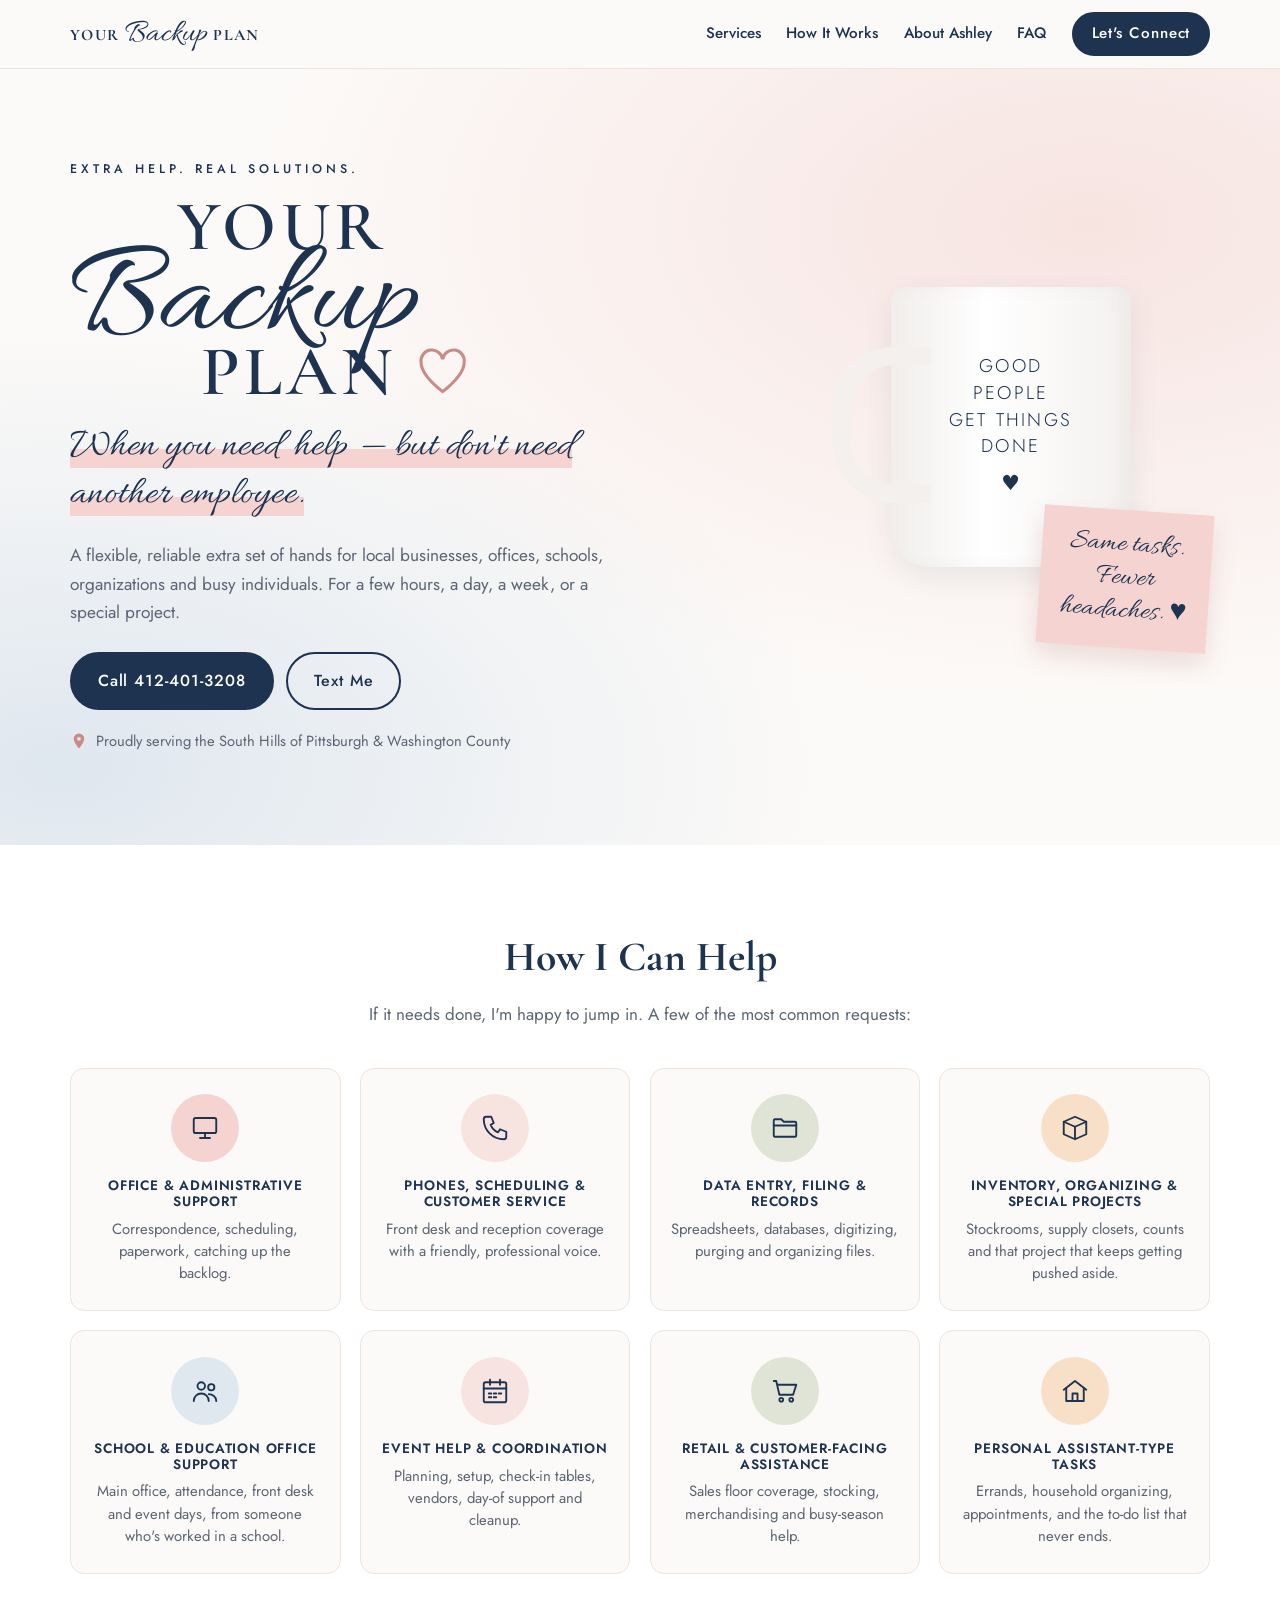
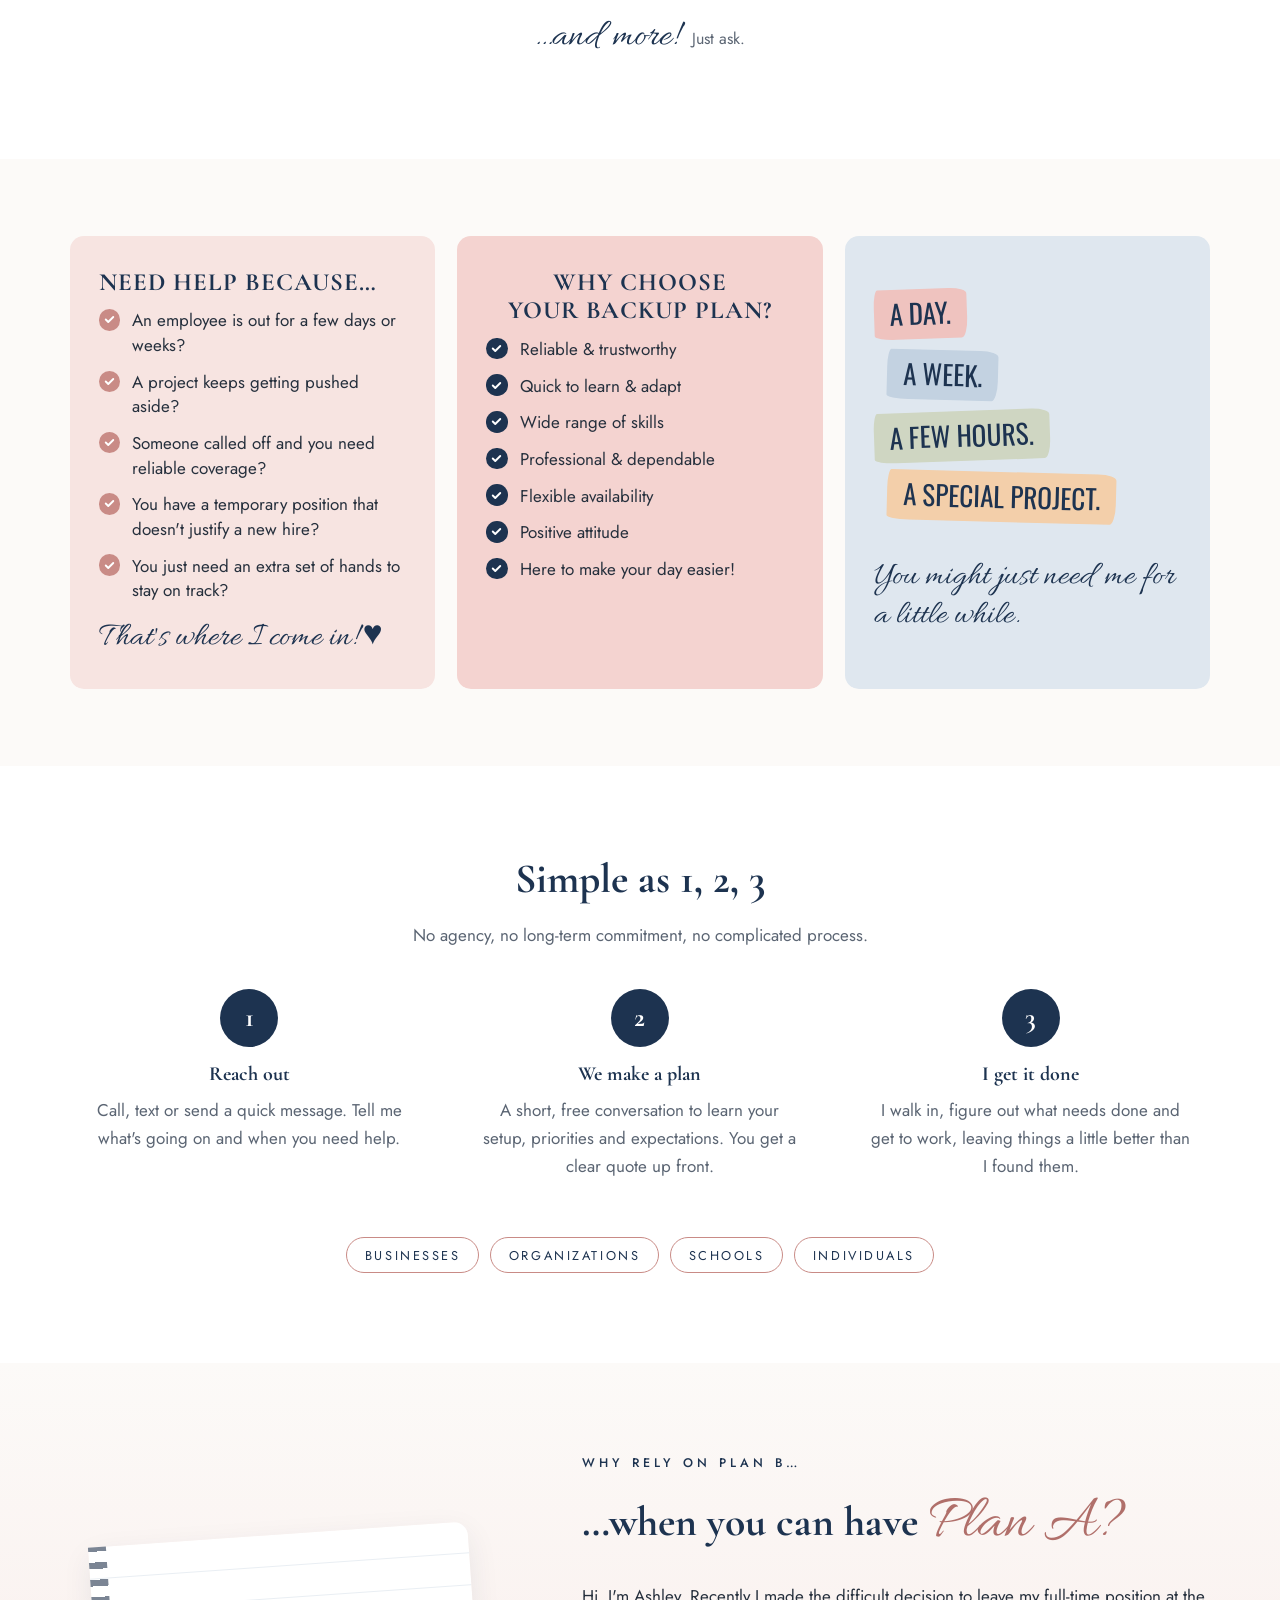
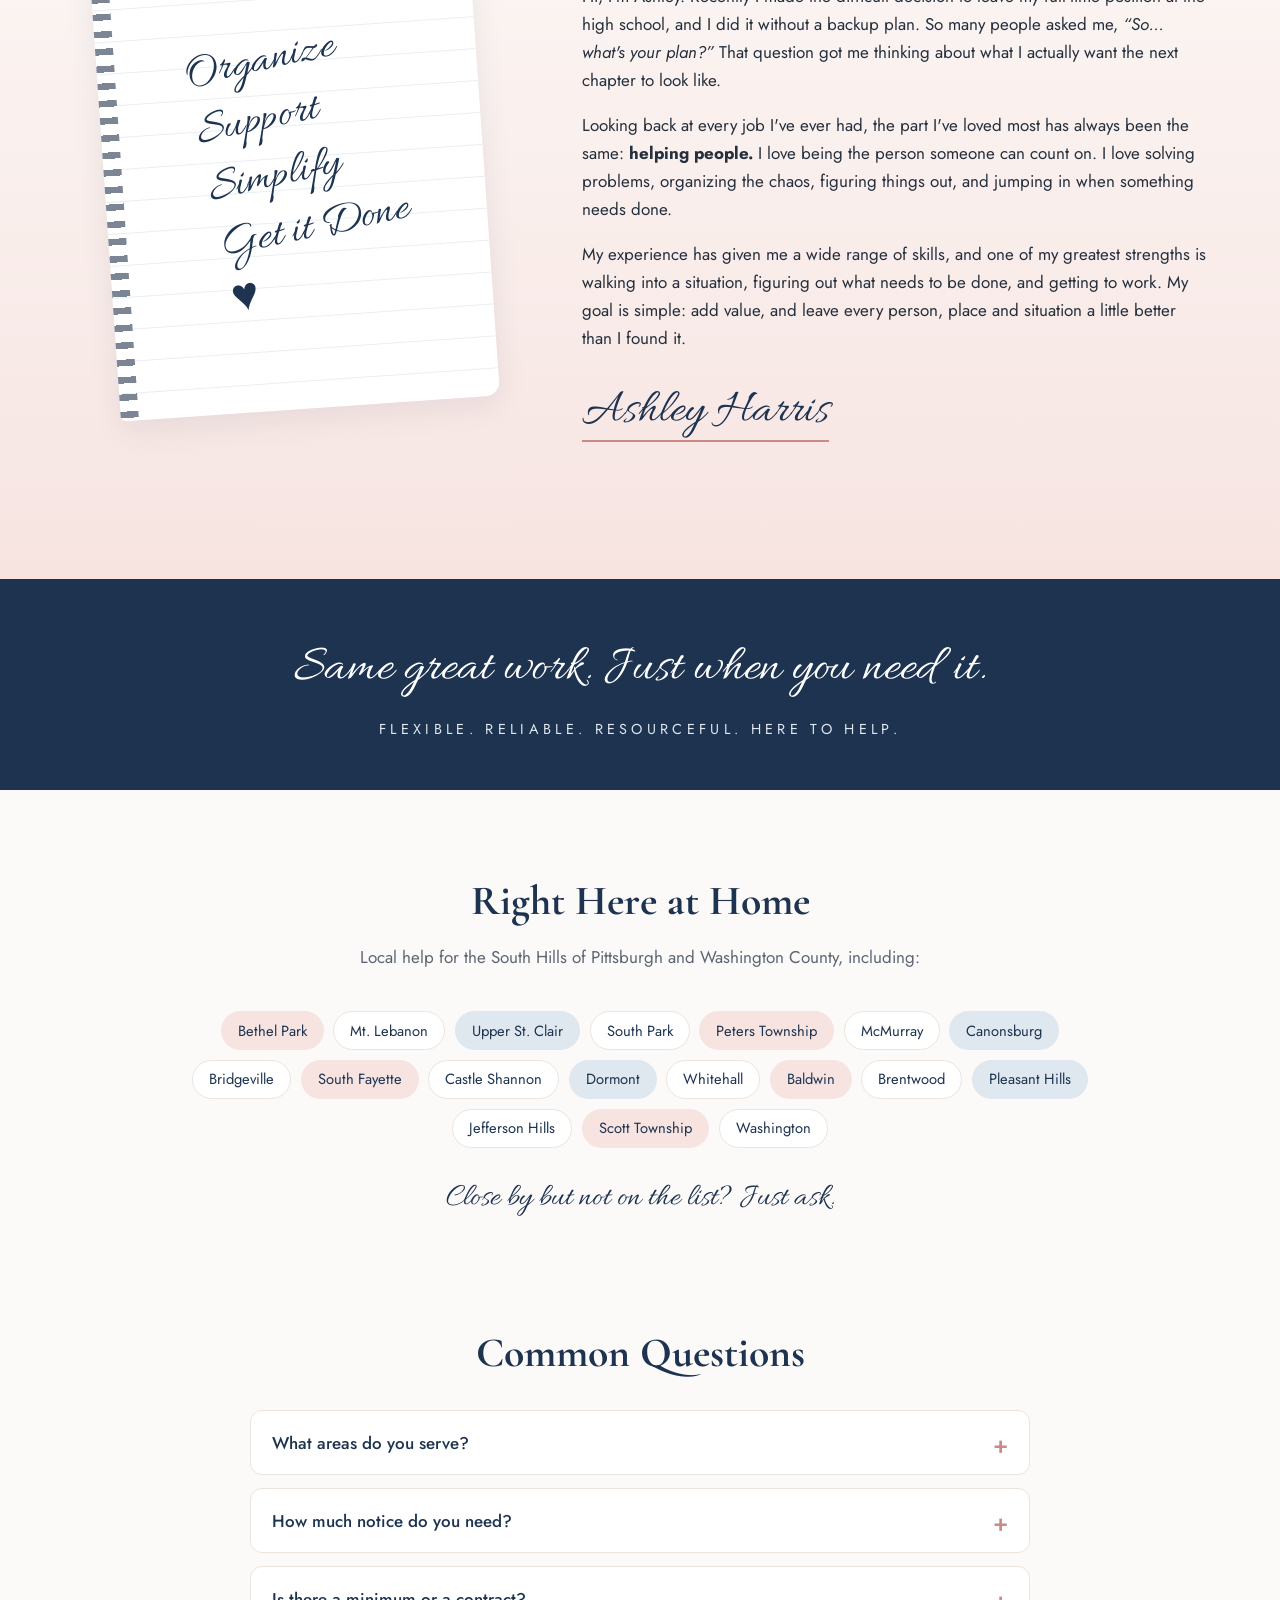
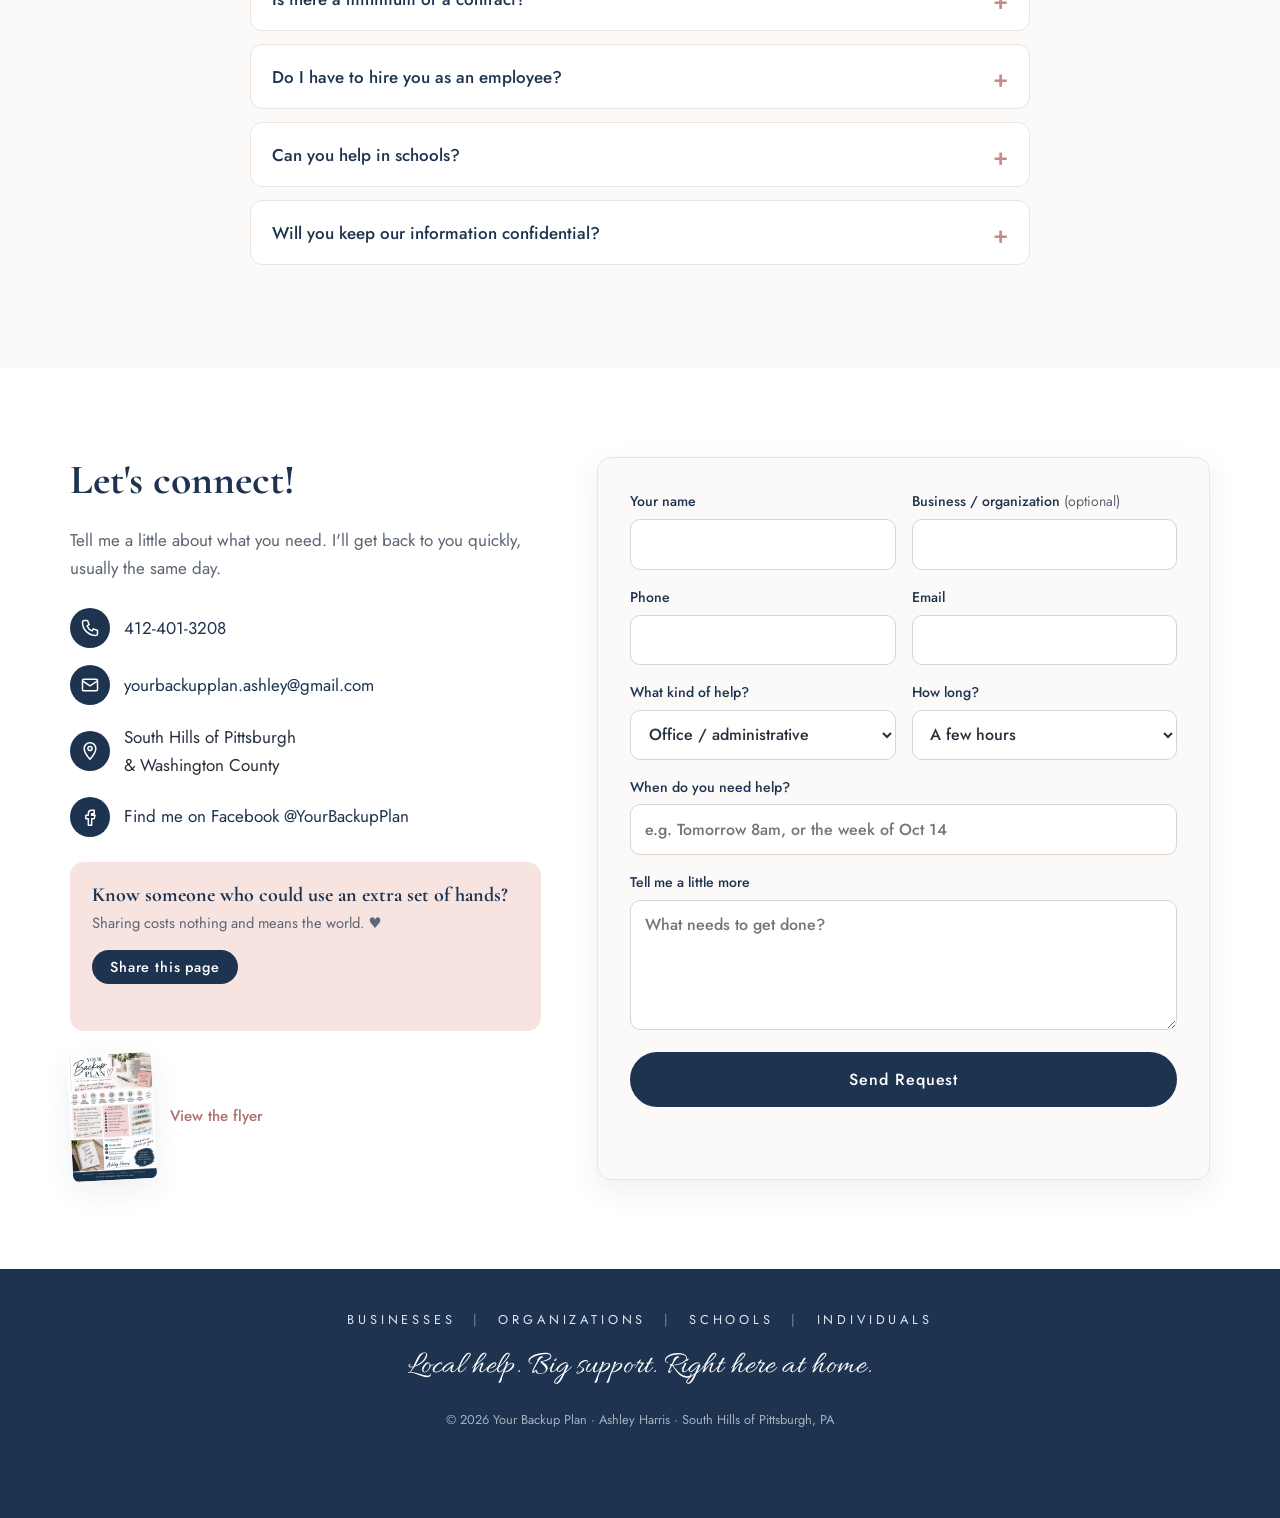
<file: your-backup-plan/website/index.html>
<!DOCTYPE html>
<html lang="en">
<head>
  <meta charset="utf-8">
  <meta name="viewport" content="width=device-width, initial-scale=1">
  <title>Your Backup Plan | Flexible Office &amp; Helping-Hand Services | South Hills of Pittsburgh</title>
  <meta name="description" content="Reliable, temporary help for local businesses, schools, organizations and busy individuals in the South Hills of Pittsburgh and Washington County. Office support, phones, data entry, events, organizing and more. For a few hours, a day, a week or a special project.">
  <meta name="keywords" content="temporary office help Pittsburgh, South Hills administrative support, Washington County PA temp help, virtual assistant Pittsburgh, personal assistant South Hills, event help Pittsburgh, school office coverage">
  <meta name="theme-color" content="#1d3350">
  <link rel="icon" href="assets/favicon.svg" type="image/svg+xml">

  <!-- Social sharing preview (Facebook, text messages, LinkedIn) -->
  <meta property="og:type" content="website">
  <meta property="og:title" content="Your Backup Plan | Extra Help. Real Solutions.">
  <meta property="og:description" content="When you need help but don't need another employee. Serving the South Hills of Pittsburgh & Washington County.">
  <meta property="og:image" content="assets/flyer.jpg">

  <link rel="preconnect" href="https://fonts.googleapis.com">
  <link rel="preconnect" href="https://fonts.gstatic.com" crossorigin>
  <link href="https://fonts.googleapis.com/css2?family=Allura&family=Cormorant+Garamond:wght@500;600;700&family=Jost:wght@300;400;500;600&family=Oswald:wght@500&display=swap" rel="stylesheet">
  <link rel="stylesheet" href="styles.css">

  <!-- Helps Google show the business in local search -->
  <script type="application/ld+json">
  {
    "@context": "https://schema.org",
    "@type": "ProfessionalService",
    "name": "Your Backup Plan",
    "slogan": "Extra Help. Real Solutions.",
    "description": "Flexible, temporary helping-hand service for local businesses, organizations, schools and busy individuals.",
    "founder": { "@type": "Person", "name": "Ashley Harris" },
    "telephone": "+1-412-401-3208",
    "email": "yourbackupplan.ashley@gmail.com",
    "image": "assets/flyer.jpg",
    "areaServed": [
      { "@type": "Place", "name": "South Hills of Pittsburgh, PA" },
      { "@type": "AdministrativeArea", "name": "Washington County, PA" }
    ],
    "address": { "@type": "PostalAddress", "addressRegion": "PA", "addressCountry": "US" },
    "sameAs": ["https://www.facebook.com/YourBackupPlan"],
    "knowsAbout": ["Administrative support", "Reception and phones", "Data entry", "Filing and records", "Inventory", "Event coordination", "School office support", "Customer service", "Personal assistant tasks"]
  }
  </script>
</head>
<body>

<a class="skip" href="#main">Skip to content</a>

<header class="nav" id="top">
  <div class="wrap nav-inner">
    <a href="#top" class="brand" aria-label="Your Backup Plan home">
      <span class="brand-your">Your</span><span class="brand-script">Backup</span><span class="brand-plan">Plan</span>
    </a>
    <button class="nav-toggle" aria-expanded="false" aria-controls="nav-links" aria-label="Open menu">
      <span></span><span></span><span></span>
    </button>
    <nav id="nav-links" class="nav-links">
      <a href="#services">Services</a>
      <a href="#how">How It Works</a>
      <a href="#about">About Ashley</a>
      <a href="#faq">FAQ</a>
      <a href="#contact" class="btn btn-small">Let's Connect</a>
    </nav>
  </div>
</header>

<main id="main">

  <!-- HERO -->
  <section class="hero">
    <div class="wrap hero-grid">
      <div class="hero-copy">
        <p class="eyebrow">Extra help. Real solutions.</p>
        <h1 class="logo-lockup">
          <span class="lock-your">Your</span>
          <span class="lock-script">Backup</span>
          <span class="lock-plan">Plan <svg class="heart" viewBox="0 0 32 30" aria-hidden="true"><path d="M16 28C6 20 2 14 2 9a7 7 0 0 1 14-2 7 7 0 0 1 14 2c0 5-4 11-14 19z"/></svg></span>
        </h1>
        <p class="hero-script">When you need help &mdash; but don't need another employee.</p>
        <p class="hero-lede">A flexible, reliable extra set of hands for local businesses, offices, schools, organizations and busy individuals. For a few hours, a day, a week, or a special project.</p>
        <div class="hero-cta">
          <a class="btn" href="tel:+14124013208">Call 412-401-3208</a>
          <a class="btn btn-ghost" href="sms:+14124013208">Text Me</a>
        </div>
        <p class="hero-area"><svg viewBox="0 0 24 24" aria-hidden="true"><path d="M12 2a7 7 0 0 0-7 7c0 5 7 13 7 13s7-8 7-13a7 7 0 0 0-7-7zm0 9.5A2.5 2.5 0 1 1 12 6.5a2.5 2.5 0 0 1 0 5z"/></svg>Proudly serving the South Hills of Pittsburgh &amp; Washington County</p>
      </div>
      <div class="hero-card" aria-hidden="true">
        <div class="mug">
          <p>Good<br>people<br>get things<br>done</p>
          <span class="mug-heart">&hearts;</span>
        </div>
        <div class="sticky">Same tasks.<br>Fewer<br>headaches. &hearts;</div>
      </div>
    </div>
  </section>

  <!-- SERVICES -->
  <section class="services" id="services">
    <div class="wrap">
      <h2 class="section-title">How I Can Help</h2>
      <p class="section-sub">If it needs done, I'm happy to jump in. A few of the most common requests:</p>
      <ul class="service-grid">
        <li><span class="ico ico-pink"><svg viewBox="0 0 24 24"><rect x="3" y="4" width="18" height="12" rx="1.5"/><path d="M8 20h8M12 16v4"/></svg></span><h3>Office &amp; Administrative Support</h3><p>Correspondence, scheduling, paperwork, catching up the backlog.</p></li>
        <li><span class="ico ico-blush"><svg viewBox="0 0 24 24"><path d="M5 3h4l2 5-2.5 1.5a11 11 0 0 0 6 6L16 13l5 2v4a2 2 0 0 1-2 2A16 16 0 0 1 3 5a2 2 0 0 1 2-2z"/></svg></span><h3>Phones, Scheduling &amp; Customer Service</h3><p>Front desk and reception coverage with a friendly, professional voice.</p></li>
        <li><span class="ico ico-sage"><svg viewBox="0 0 24 24"><path d="M3 6a1 1 0 0 1 1-1h5l2 2h9a1 1 0 0 1 1 1v10a1 1 0 0 1-1 1H4a1 1 0 0 1-1-1z"/><path d="M3 10h18"/></svg></span><h3>Data Entry, Filing &amp; Records</h3><p>Spreadsheets, databases, digitizing, purging and organizing files.</p></li>
        <li><span class="ico ico-peach"><svg viewBox="0 0 24 24"><path d="M3 7l9-4 9 4-9 4-9-4z"/><path d="M3 7v10l9 4 9-4V7M12 11v10"/></svg></span><h3>Inventory, Organizing &amp; Special Projects</h3><p>Stockrooms, supply closets, counts and that project that keeps getting pushed aside.</p></li>
        <li><span class="ico ico-sky"><svg viewBox="0 0 24 24"><circle cx="9" cy="8" r="3"/><circle cx="17" cy="9" r="2.5"/><path d="M3 20c0-3.5 2.7-6 6-6s6 2.5 6 6M15 14.5c3 0 6 2 6 5.5"/></svg></span><h3>School &amp; Education Office Support</h3><p>Main office, attendance, front desk and event days, from someone who's worked in a school.</p></li>
        <li><span class="ico ico-blush"><svg viewBox="0 0 24 24"><rect x="3" y="5" width="18" height="16" rx="1.5"/><path d="M3 10h18M8 3v4M16 3v4M7 14h2M11 14h2M15 14h2M7 17h2M11 17h2"/></svg></span><h3>Event Help &amp; Coordination</h3><p>Planning, setup, check-in tables, vendors, day-of support and cleanup.</p></li>
        <li><span class="ico ico-sage"><svg viewBox="0 0 24 24"><path d="M3 4h2l2.5 11h11L21 7H6.5"/><circle cx="9" cy="19" r="1.5"/><circle cx="17" cy="19" r="1.5"/></svg></span><h3>Retail &amp; Customer-Facing Assistance</h3><p>Sales floor coverage, stocking, merchandising and busy-season help.</p></li>
        <li><span class="ico ico-peach"><svg viewBox="0 0 24 24"><path d="M3 11l9-7 9 7"/><path d="M5 10v10h14V10M10 20v-6h4v6"/></svg></span><h3>Personal Assistant-Type Tasks</h3><p>Errands, household organizing, appointments, and the to-do list that never ends.</p></li>
      </ul>
      <p class="and-more">&hellip;and more! <span>Just ask.</span></p>
    </div>
  </section>

  <!-- NEED HELP / WHY / FLEX -->
  <section class="trio">
    <div class="wrap trio-grid">
      <article class="panel panel-blush">
        <h2>Need help because&hellip;</h2>
        <ul class="checks checks-rose">
          <li>An employee is out for a few days or weeks?</li>
          <li>A project keeps getting pushed aside?</li>
          <li>Someone called off and you need reliable coverage?</li>
          <li>You have a temporary position that doesn't justify a new hire?</li>
          <li>You just need an extra set of hands to stay on track?</li>
        </ul>
        <p class="script-note">That's where I come in! &hearts;</p>
      </article>
      <article class="panel panel-pink">
        <h2>Why choose<br>Your Backup Plan?</h2>
        <ul class="checks checks-navy">
          <li>Reliable &amp; trustworthy</li>
          <li>Quick to learn &amp; adapt</li>
          <li>Wide range of skills</li>
          <li>Professional &amp; dependable</li>
          <li>Flexible availability</li>
          <li>Positive attitude</li>
          <li>Here to make your day easier!</li>
        </ul>
      </article>
      <article class="panel panel-sky">
        <ul class="brush-list">
          <li class="b-pink">A day.</li>
          <li class="b-sky">A week.</li>
          <li class="b-sage">A few hours.</li>
          <li class="b-peach">A special project.</li>
        </ul>
        <p class="script-note">You might just need me for a little while.</p>
      </article>
    </div>
  </section>

  <!-- HOW IT WORKS -->
  <section class="how" id="how">
    <div class="wrap">
      <h2 class="section-title">Simple as 1, 2, 3</h2>
      <p class="section-sub">No agency, no long-term commitment, no complicated process.</p>
      <ol class="steps">
        <li>
          <span class="step-num">1</span>
          <h3>Reach out</h3>
          <p>Call, text or send a quick message. Tell me what's going on and when you need help.</p>
        </li>
        <li>
          <span class="step-num">2</span>
          <h3>We make a plan</h3>
          <p>A short, free conversation to learn your setup, priorities and expectations. You get a clear quote up front.</p>
        </li>
        <li>
          <span class="step-num">3</span>
          <h3>I get it done</h3>
          <p>I walk in, figure out what needs done and get to work, leaving things a little better than I found them.</p>
        </li>
      </ol>
      <div class="who">
        <span>Businesses</span><span>Organizations</span><span>Schools</span><span>Individuals</span>
      </div>
    </div>
  </section>

  <!-- ABOUT -->
  <section class="about" id="about">
    <div class="wrap about-grid">
      <div class="notebook" aria-hidden="true">
        <p>Organize<br>Support<br>Simplify<br>Get it Done<br>&hearts;</p>
      </div>
      <div class="about-copy">
        <p class="eyebrow">Why rely on Plan B&hellip;</p>
        <h2>&hellip;when you can have <em>Plan A?</em></h2>
        <p>Hi, I'm Ashley. Recently I made the difficult decision to leave my full-time position at the high school, and I did it without a backup plan. So many people asked me, <em>&ldquo;So&hellip; what's your plan?&rdquo;</em> That question got me thinking about what I actually want the next chapter to look like.</p>
        <p>Looking back at every job I've ever had, the part I've loved most has always been the same: <strong>helping people.</strong> I love being the person someone can count on. I love solving problems, organizing the chaos, figuring things out, and jumping in when something needs done.</p>
        <p>My experience has given me a wide range of skills, and one of my greatest strengths is walking into a situation, figuring out what needs to be done, and getting to work. My goal is simple: add value, and leave every person, place and situation a little better than I found it.</p>
        <p class="signature">Ashley Harris</p>
      </div>
    </div>
  </section>

  <!-- BANNER -->
  <section class="banner">
    <div class="wrap banner-inner">
      <p class="banner-script">Same great work. Just when you need it.</p>
      <p class="banner-words">Flexible. Reliable. Resourceful. Here to help.</p>
    </div>
  </section>

  <!-- SERVICE AREA -->
  <section class="area" id="area">
    <div class="wrap">
      <h2 class="section-title">Right Here at Home</h2>
      <p class="section-sub">Local help for the South Hills of Pittsburgh and Washington County, including:</p>
      <ul class="towns">
        <li>Bethel Park</li><li>Mt. Lebanon</li><li>Upper St. Clair</li><li>South Park</li><li>Peters Township</li><li>McMurray</li><li>Canonsburg</li><li>Bridgeville</li><li>South Fayette</li><li>Castle Shannon</li><li>Dormont</li><li>Whitehall</li><li>Baldwin</li><li>Brentwood</li><li>Pleasant Hills</li><li>Jefferson Hills</li><li>Scott Township</li><li>Washington</li>
      </ul>
      <p class="area-note">Close by but not on the list? Just ask.</p>
    </div>
  </section>

  <!-- FAQ -->
  <section class="faq" id="faq">
    <div class="wrap narrow">
      <h2 class="section-title">Common Questions</h2>
      <details>
        <summary>What areas do you serve?</summary>
        <p>The South Hills of Pittsburgh and Washington County, including communities like Bethel Park, Mt. Lebanon, Upper St. Clair, South Park, Peters Township, Canonsburg, Bridgeville, Castle Shannon, Whitehall, Baldwin, Pleasant Hills, McMurray and Washington. Close by but not on the list? Just ask.</p>
      </details>
      <details>
        <summary>How much notice do you need?</summary>
        <p>The more the better, but call-offs happen. Reach out as soon as you know, and if I'm available I'll do everything I can to help, including same-day and next-day coverage.</p>
      </details>
      <details>
        <summary>Is there a minimum or a contract?</summary>
        <p>No long-term commitment. Work is booked by the hour, day, week or project, with a short minimum per visit. You'll get a clear quote before any work begins.</p>
      </details>
      <details>
        <summary>Do I have to hire you as an employee?</summary>
        <p>No. Your Backup Plan is an independent business. You don't take on payroll, benefits or hiring paperwork. You just get a simple invoice for the time worked.</p>
      </details>
      <details>
        <summary>Can you help in schools?</summary>
        <p>Yes. With a background working in a high school, I'm comfortable in school offices and around students, staff and families, and I can provide current Pennsylvania school clearances (PA State Police, Child Abuse History and FBI fingerprint) on request.</p>
      </details>
      <details>
        <summary>Will you keep our information confidential?</summary>
        <p>Always. Discretion is part of the job, and I'm glad to sign your confidentiality agreement.</p>
      </details>
    </div>
  </section>

  <!-- CONTACT -->
  <section class="contact" id="contact">
    <div class="wrap contact-grid">
      <div class="contact-info">
        <h2>Let's connect!</h2>
        <p>Tell me a little about what you need. I'll get back to you quickly, usually the same day.</p>
        <ul class="contact-list">
          <li><span class="c-ico"><svg viewBox="0 0 24 24"><path d="M5 3h4l2 5-2.5 1.5a11 11 0 0 0 6 6L16 13l5 2v4a2 2 0 0 1-2 2A16 16 0 0 1 3 5a2 2 0 0 1 2-2z"/></svg></span><a href="tel:+14124013208">412-401-3208</a></li>
          <li><span class="c-ico"><svg viewBox="0 0 24 24"><rect x="3" y="5" width="18" height="14" rx="1.5"/><path d="M3 7l9 6 9-6"/></svg></span><a href="mailto:yourbackupplan.ashley@gmail.com">yourbackupplan.ashley@gmail.com</a></li>
          <li><span class="c-ico"><svg viewBox="0 0 24 24"><path d="M12 2a7 7 0 0 0-7 7c0 5 7 13 7 13s7-8 7-13a7 7 0 0 0-7-7z"/><circle cx="12" cy="9" r="2.5"/></svg></span><span>South Hills of Pittsburgh<br>&amp; Washington County</span></li>
          <li><span class="c-ico"><svg viewBox="0 0 24 24"><path d="M14 8h3V4h-3a4 4 0 0 0-4 4v2H7v4h3v8h4v-8h3l1-4h-4V8z"/></svg></span><a href="https://www.facebook.com/YourBackupPlan" target="_blank" rel="noopener">Find me on Facebook @YourBackupPlan</a></li>
        </ul>
        <div class="share">
          <p class="share-title">Know someone who could use an extra set of hands?</p>
          <p class="share-sub">Sharing costs nothing and means the world. &hearts;</p>
          <button class="btn btn-small share-btn" type="button" id="share-btn">Share this page</button>
          <p class="share-note" id="share-note" role="status"></p>
        </div>
        <a class="flyer-thumb" href="assets/flyer.jpg" target="_blank" rel="noopener">
          <img src="assets/flyer.jpg" alt="Your Backup Plan flyer" loading="lazy" width="1024" height="1536">
          <span>View the flyer</span>
        </a>
      </div>

      <form class="contact-form" id="contact-form" novalidate>
        <div class="row">
          <label>Your name<input name="name" required autocomplete="name"></label>
          <label>Business / organization <span class="opt">(optional)</span><input name="org" autocomplete="organization"></label>
        </div>
        <div class="row">
          <label>Phone<input name="phone" type="tel" autocomplete="tel"></label>
          <label>Email<input name="email" type="email" required autocomplete="email"></label>
        </div>
        <div class="row">
          <label>What kind of help?
            <select name="type">
              <option>Office / administrative</option>
              <option>Phones / reception / customer service</option>
              <option>Data entry / filing / records</option>
              <option>Inventory / organizing / special project</option>
              <option>School office support</option>
              <option>Event help</option>
              <option>Retail coverage</option>
              <option>Personal assistant tasks</option>
              <option>Something else</option>
            </select>
          </label>
          <label>How long?
            <select name="length">
              <option>A few hours</option>
              <option>A day</option>
              <option>A week or more</option>
              <option>A special project</option>
              <option>Not sure yet</option>
            </select>
          </label>
        </div>
        <label>When do you need help?<input name="when" placeholder="e.g. Tomorrow 8am, or the week of Oct 14"></label>
        <label>Tell me a little more<textarea name="message" rows="4" placeholder="What needs to get done?"></textarea></label>
        <button class="btn" type="submit">Send Request</button>
        <p class="form-note" id="form-note" role="status"></p>
      </form>
    </div>
  </section>
</main>

<footer class="footer">
  <p class="footer-who">Businesses <i>|</i> Organizations <i>|</i> Schools <i>|</i> Individuals</p>
  <p class="footer-script">Local help. Big support. Right here at home.</p>
  <p class="footer-small">&copy; <span id="year">2026</span> Your Backup Plan &middot; Ashley Harris &middot; South Hills of Pittsburgh, PA</p>
</footer>

<a class="call-fab" href="tel:+14124013208" aria-label="Call Ashley">
  <svg viewBox="0 0 24 24"><path d="M5 3h4l2 5-2.5 1.5a11 11 0 0 0 6 6L16 13l5 2v4a2 2 0 0 1-2 2A16 16 0 0 1 3 5a2 2 0 0 1 2-2z"/></svg>
</a>

<script src="script.js"></script>
</body>
</html>
</file>
<file: your-backup-plan/website/styles.css>
/* Your Backup Plan — palette pulled from the flyer */
:root {
  --navy: #1d3350;
  --navy-soft: #2c4666;
  --ink: #26303d;
  --muted: #5b6573;
  --cream: #fcfaf8;
  --white: #ffffff;
  --blush: #f7e4e1;
  --pink: #f4d3d0;
  --rose: #c98b86;
  --rose-deep: #b06f6a;
  --sage: #dfe4d6;
  --sky: #dfe7ef;
  --peach: #f8e0c8;
  --line: #ece4df;
  --serif: "Cormorant Garamond", Georgia, serif;
  --script: "Allura", "Brush Script MT", cursive;
  --sans: "Jost", "Segoe UI", system-ui, sans-serif;
  --caps: "Oswald", "Arial Narrow", sans-serif;
  --radius: 14px;
  --shadow: 0 10px 30px rgba(29, 51, 80, .08);
}

* { box-sizing: border-box; }
html { scroll-behavior: smooth; scroll-padding-top: 76px; }
body {
  margin: 0;
  font-family: var(--sans);
  font-weight: 400;
  font-size: 17px;
  line-height: 1.65;
  color: var(--ink);
  background: var(--cream);
  -webkit-font-smoothing: antialiased;
}
img, svg { display: block; max-width: 100%; }
a { color: var(--navy); }
h1, h2, h3 { font-family: var(--serif); color: var(--navy); line-height: 1.15; margin: 0 0 .5em; }
h2 { font-size: clamp(1.9rem, 3.5vw, 2.6rem); font-weight: 700; }
h3 { font-size: 1.25rem; font-weight: 700; }
p { margin: 0 0 1em; }

.wrap { width: min(1140px, 100% - 32px); margin-inline: auto; }
.narrow { width: min(780px, 100% - 32px); }
.skip { position: absolute; left: -999px; }
.skip:focus { left: 16px; top: 16px; z-index: 99; background: var(--navy); color: #fff; padding: 8px 14px; border-radius: 8px; }

.eyebrow {
  font-family: var(--sans);
  text-transform: uppercase;
  letter-spacing: .32em;
  font-size: .78rem;
  font-weight: 500;
  color: var(--navy);
  margin-bottom: 1rem;
}
.section-title { text-align: center; }
.section-sub { text-align: center; color: var(--muted); max-width: 620px; margin: -.2rem auto 2.5rem; }

/* Buttons */
.btn {
  display: inline-block;
  background: var(--navy);
  color: #fff;
  text-decoration: none;
  font-family: var(--sans);
  font-weight: 500;
  letter-spacing: .06em;
  padding: .85rem 1.6rem;
  border-radius: 999px;
  border: 2px solid var(--navy);
  cursor: pointer;
  font-size: 1rem;
  transition: transform .15s ease, background .15s ease, color .15s ease;
}
.btn:hover { transform: translateY(-2px); background: var(--navy-soft); }
.btn-ghost { background: transparent; color: var(--navy); }
.btn-ghost:hover { background: var(--navy); color: #fff; }
.btn-small { padding: .45rem 1.1rem; font-size: .9rem; color: #fff !important; }

/* Nav */
.nav {
  position: sticky; top: 0; z-index: 50;
  background: rgba(252, 250, 248, .92);
  backdrop-filter: blur(8px);
  border-bottom: 1px solid var(--line);
}
.nav-inner { display: flex; align-items: center; justify-content: space-between; height: 68px; }
.brand { display: flex; align-items: baseline; gap: .35rem; text-decoration: none; color: var(--navy); }
.brand-your, .brand-plan { font-family: var(--serif); font-weight: 700; text-transform: uppercase; letter-spacing: .08em; font-size: 1rem; }
.brand-script { font-family: var(--script); font-size: 2rem; line-height: 1; }
.nav-links { display: flex; align-items: center; gap: 1.6rem; }
.nav-links a { text-decoration: none; font-size: .95rem; font-weight: 500; color: var(--navy); }
.nav-links a:not(.btn):hover { color: var(--rose-deep); }
.nav-toggle { display: none; background: none; border: 0; padding: 8px; cursor: pointer; }
.nav-toggle span { display: block; width: 24px; height: 2px; background: var(--navy); margin: 5px 0; transition: .2s; }

/* Hero */
.hero {
  padding: clamp(3rem, 7vw, 6rem) 0 clamp(3rem, 6vw, 5rem);
  background:
    radial-gradient(ellipse at 85% 20%, var(--blush) 0, transparent 55%),
    radial-gradient(ellipse at 5% 90%, var(--sky) 0, transparent 45%),
    var(--cream);
}
.hero-grid { display: grid; grid-template-columns: 1.2fr 1fr; gap: 3rem; align-items: center; }
.logo-lockup { display: flex; flex-direction: column; align-items: flex-start; margin: 0 0 1.2rem; line-height: .9; }
.lock-your, .lock-plan { font-family: var(--serif); font-weight: 600; text-transform: uppercase; letter-spacing: .06em; font-size: clamp(2.6rem, 6vw, 4.4rem); }
.lock-your { padding-left: 18%; }
.lock-script { font-family: var(--script); font-weight: 400; font-size: clamp(5rem, 12vw, 8.5rem); margin: -.12em 0 -.18em; }
.lock-plan { padding-left: 22%; display: flex; align-items: center; gap: .3em; }
.heart { width: .7em; height: .7em; fill: none; stroke: var(--rose); stroke-width: 2; }
.hero-script {
  font-family: var(--script);
  font-size: clamp(1.9rem, 3.5vw, 2.5rem);
  line-height: 1.2;
  color: var(--navy);
  display: inline;
  background: linear-gradient(transparent 55%, var(--pink) 55%, var(--pink) 92%, transparent 92%);
}
.hero-lede { margin-top: 1.4rem; max-width: 540px; color: var(--muted); font-size: 1.08rem; }
.hero-cta { display: flex; flex-wrap: wrap; gap: .8rem; margin: 1.6rem 0 1.2rem; }
.hero-area { display: flex; align-items: center; gap: .5rem; font-size: .92rem; color: var(--muted); }
.hero-area svg { width: 18px; height: 18px; fill: var(--rose); flex: none; }

.hero-card { position: relative; height: 420px; }
.mug {
  position: absolute; right: 16%; top: 8%;
  width: 240px; height: 280px;
  background: linear-gradient(90deg, #f1eeec, #fff 40%, #f4f1ef);
  border-radius: 14px 14px 40px 40px;
  box-shadow: var(--shadow), inset -12px 0 20px rgba(0,0,0,.03);
  display: flex; flex-direction: column; align-items: center; justify-content: center;
  text-align: center;
}
.mug::before {
  content: ""; position: absolute; left: -58px; top: 60px;
  width: 80px; height: 120px;
  border: 18px solid #f3f0ee; border-right: 0;
  border-radius: 60px 0 0 60px;
}
.mug p { font-family: var(--sans); font-weight: 300; text-transform: uppercase; letter-spacing: .12em; font-size: 1.15rem; line-height: 1.45; color: var(--navy); margin: 0; }
.mug-heart { color: var(--navy); font-size: 1.3rem; margin-top: .4rem; }
.sticky {
  position: absolute; right: 0; bottom: 6%;
  width: 170px; padding: 1.2rem 1rem;
  background: var(--pink);
  font-family: var(--script); font-size: 1.8rem; line-height: 1.15; text-align: center; color: var(--navy);
  transform: rotate(4deg);
  box-shadow: 0 12px 24px rgba(176, 111, 106, .2);
}

/* Services */
.services { padding: clamp(3.5rem, 7vw, 6rem) 0; background: var(--white); }
.service-grid { list-style: none; margin: 0; padding: 0; display: grid; grid-template-columns: repeat(4, 1fr); gap: 1.2rem; }
.service-grid li {
  background: var(--cream); border: 1px solid var(--line); border-radius: var(--radius);
  padding: 1.6rem 1.3rem; text-align: center;
  transition: transform .2s ease, box-shadow .2s ease;
}
.service-grid li:hover { transform: translateY(-4px); box-shadow: var(--shadow); }
.service-grid h3 { font-family: var(--sans); font-size: .85rem; font-weight: 600; text-transform: uppercase; letter-spacing: .06em; margin: 1rem 0 .5rem; }
.service-grid p { font-size: .93rem; color: var(--muted); margin: 0; line-height: 1.5; }
.ico { width: 68px; height: 68px; border-radius: 50%; display: grid; place-items: center; margin: 0 auto; }
.ico svg { width: 30px; height: 30px; fill: none; stroke: var(--navy); stroke-width: 1.5; stroke-linecap: round; stroke-linejoin: round; }
.ico-pink { background: var(--pink); } .ico-blush { background: var(--blush); }
.ico-sage { background: var(--sage); } .ico-peach { background: var(--peach); } .ico-sky { background: var(--sky); }
.and-more { text-align: center; font-family: var(--script); font-size: 2.4rem; color: var(--navy); margin: 2rem 0 0; }
.and-more span { font-family: var(--sans); font-size: 1rem; color: var(--muted); margin-left: .4rem; }

/* Trio panels */
.trio { padding: clamp(3rem, 6vw, 5rem) 0; }
.trio-grid { display: grid; grid-template-columns: repeat(3, 1fr); gap: 1.4rem; }
.panel { border-radius: var(--radius); padding: 2rem 1.8rem; }
.panel h2 { font-size: 1.55rem; text-transform: uppercase; letter-spacing: .04em; }
.panel-blush { background: var(--blush); }
.panel-pink { background: var(--pink); }
.panel-pink h2 { text-align: center; }
.panel-sky { background: var(--sky); display: flex; flex-direction: column; justify-content: center; }
.checks { list-style: none; margin: 0 0 1rem; padding: 0; }
.checks li { position: relative; padding-left: 2.1rem; margin-bottom: .75rem; line-height: 1.45; }
.checks li::before {
  content: ""; position: absolute; left: 0; top: .05rem;
  width: 1.35rem; height: 1.35rem; border-radius: 50%;
  background: var(--rose) url("data:image/svg+xml,%3Csvg xmlns='http://www.w3.org/2000/svg' viewBox='0 0 24 24' fill='none' stroke='white' stroke-width='3' stroke-linecap='round' stroke-linejoin='round'%3E%3Cpath d='M6 12l4 4 8-8'/%3E%3C/svg%3E") center / 70% no-repeat;
}
.checks-navy li::before { background-color: var(--navy); }
.script-note { font-family: var(--script); font-size: 2.1rem; line-height: 1.15; color: var(--navy); margin: .6rem 0 0; }
.brush-list { list-style: none; margin: 0 0 1rem; padding: 0; }
.brush-list li {
  font-family: var(--caps); text-transform: uppercase; font-size: 1.7rem; color: var(--navy);
  padding: .15rem 1rem; margin-bottom: .7rem; display: inline-block;
  border-radius: 4px 18px 6px 22px / 18px 6px 20px 4px;
}
.brush-list li:nth-child(odd) { transform: rotate(-2deg); }
.brush-list li:nth-child(even) { transform: rotate(1.5deg); margin-left: .8rem; }
.b-pink { background: #efc3bf; } .b-sky { background: #c3d2e1; } .b-sage { background: #cfd6c2; } .b-peach { background: #f3cfaa; }
.brush-list li { display: table; }

/* How it works */
.how { padding: clamp(3.5rem, 7vw, 6rem) 0; background: var(--white); }
.steps { list-style: none; margin: 0; padding: 0; display: grid; grid-template-columns: repeat(3, 1fr); gap: 2rem; counter-reset: s; }
.steps li { text-align: center; padding: 0 1rem; }
.step-num {
  display: grid; place-items: center; margin: 0 auto 1rem;
  width: 58px; height: 58px; border-radius: 50%;
  background: var(--navy); color: #fff; font-family: var(--serif); font-size: 1.7rem; font-weight: 700;
}
.steps p { color: var(--muted); }
.who { display: flex; flex-wrap: wrap; justify-content: center; gap: .7rem; margin-top: 2.5rem; }
.who span { border: 1px solid var(--rose); color: var(--navy); border-radius: 999px; padding: .4rem 1.1rem; font-size: .8rem; letter-spacing: .2em; text-transform: uppercase; }

/* About */
.about { padding: clamp(3.5rem, 7vw, 6rem) 0; background: linear-gradient(180deg, var(--cream), var(--blush)); }
.about-grid { display: grid; grid-template-columns: 1fr 1.4fr; gap: 4rem; align-items: center; }
.notebook {
  aspect-ratio: 4 / 5; max-width: 380px; margin-inline: auto; width: 100%;
  background: repeating-linear-gradient(180deg, #fff 0 31px, #e9eef3 31px 32px);
  border-radius: 6px 14px 14px 6px;
  box-shadow: var(--shadow);
  border-left: 18px solid transparent;
  border-image: repeating-linear-gradient(180deg, #7b8594 0 6px, transparent 6px 16px) 18;
  transform: rotate(-4deg);
  display: grid; place-items: center;
}
.notebook p { font-family: var(--script); font-size: clamp(2.2rem, 4vw, 2.9rem); line-height: 1.25; color: var(--navy); transform: rotate(-8deg); margin: 0; text-align: left; }
.about-copy h2 em { font-family: var(--script); font-weight: 400; font-style: normal; font-size: 1.5em; color: var(--rose-deep); }
.signature { font-family: var(--script); font-size: 3rem; color: var(--navy); margin-top: 1.2rem; line-height: 1; border-bottom: 2px solid var(--rose); display: inline-block; padding-bottom: .2rem; }

/* Banner */
.banner { background: var(--navy); color: #fff; padding: 3rem 0; text-align: center; }
.banner-script { font-family: var(--script); font-size: clamp(2.2rem, 5vw, 3.2rem); margin: 0 0 .4rem; }
.banner-words { text-transform: uppercase; letter-spacing: .3em; font-size: .9rem; margin: 0; color: #dfe7ef; }

/* FAQ */
.faq { padding: clamp(3.5rem, 7vw, 6rem) 0; }
.faq h2 { margin-bottom: 2rem; }
details { background: var(--white); border: 1px solid var(--line); border-radius: 12px; margin-bottom: .8rem; padding: 0 1.3rem; }
summary { cursor: pointer; font-weight: 500; color: var(--navy); padding: 1.1rem 0; list-style: none; position: relative; padding-right: 2rem; }
summary::-webkit-details-marker { display: none; }
summary::after { content: "+"; position: absolute; right: 0; top: .85rem; font-size: 1.5rem; color: var(--rose); transition: transform .2s; }
details[open] summary::after { transform: rotate(45deg); }
details p { color: var(--muted); padding-bottom: 1.1rem; margin: 0; }

/* Contact */
.contact { padding: clamp(3.5rem, 7vw, 6rem) 0; background: var(--white); }
.contact-grid { display: grid; grid-template-columns: 1fr 1.3fr; gap: 3.5rem; }
.contact-info h2 { font-size: clamp(2rem, 4vw, 2.6rem); }
.contact-info > p { color: var(--muted); }
.contact-list { list-style: none; padding: 0; margin: 1.6rem 0; }
.contact-list li { display: flex; align-items: center; gap: .9rem; margin-bottom: 1.1rem; }
.contact-list a { text-decoration: none; word-break: break-word; }
.contact-list a:hover { color: var(--rose-deep); }
.c-ico { width: 40px; height: 40px; border-radius: 50%; background: var(--navy); display: grid; place-items: center; flex: none; }
.c-ico svg { width: 20px; height: 20px; fill: none; stroke: #fff; stroke-width: 1.8; stroke-linejoin: round; }
.flyer-link { font-size: .92rem; color: var(--rose-deep); }

.contact-form { background: var(--cream); border: 1px solid var(--line); border-radius: var(--radius); padding: 2rem; box-shadow: var(--shadow); }
.contact-form .row { display: grid; grid-template-columns: 1fr 1fr; gap: 1rem; }
.contact-form label { display: block; font-size: .88rem; font-weight: 500; color: var(--navy); margin-bottom: 1rem; }
.opt { font-weight: 400; color: var(--muted); }
.contact-form input, .contact-form select, .contact-form textarea {
  display: block; width: 100%; margin-top: .35rem;
  font: inherit; font-size: 1rem; color: var(--ink);
  background: #fff; border: 1px solid #ddd3cd; border-radius: 10px; padding: .7rem .85rem;
}
.contact-form input:focus, .contact-form select:focus, .contact-form textarea:focus { outline: 2px solid var(--rose); outline-offset: 1px; border-color: transparent; }
.contact-form .invalid { border-color: #c0392b; }
.contact-form button { width: 100%; margin-top: .4rem; }
.form-note { font-size: .9rem; color: var(--muted); margin: .9rem 0 0; min-height: 1.4em; text-align: center; }

/* Service area */
.area { padding: clamp(3.5rem, 7vw, 5.5rem) 0 1rem; }
.towns { list-style: none; margin: 0 auto; padding: 0; display: flex; flex-wrap: wrap; justify-content: center; gap: .6rem; max-width: 900px; }
.towns li { background: var(--white); border: 1px solid var(--line); border-radius: 999px; padding: .4rem 1rem; font-size: .92rem; color: var(--navy); }
.towns li:nth-child(4n+1) { background: var(--blush); border-color: transparent; }
.towns li:nth-child(4n+3) { background: var(--sky); border-color: transparent; }
.area-note { text-align: center; font-family: var(--script); font-size: 2rem; color: var(--navy); margin: 1.5rem 0 0; }

/* Share + flyer */
.share { background: var(--blush); border-radius: var(--radius); padding: 1.3rem 1.4rem; margin-bottom: 1.4rem; }
.share-title { font-family: var(--serif); font-weight: 700; font-size: 1.25rem; color: var(--navy); margin: 0 0 .2rem; line-height: 1.25; }
.share-sub { font-size: .92rem; color: var(--muted); margin: 0 0 .9rem; }
.share-btn { border: 0; }
.share-note { font-size: .88rem; color: var(--muted); margin: .6rem 0 0; min-height: 1.2em; word-break: break-all; }
.flyer-thumb { display: flex; align-items: center; gap: 1rem; text-decoration: none; color: var(--rose-deep); font-size: .95rem; font-weight: 500; }
.flyer-thumb img { width: 84px; height: auto; border-radius: 6px; box-shadow: var(--shadow); transform: rotate(-3deg); transition: transform .2s; }
.flyer-thumb:hover img { transform: rotate(0) scale(1.04); }

/* Footer */
.footer { background: var(--navy); color: #dfe7ef; text-align: center; padding: 2.5rem 16px 5.5rem; }
.footer-who { text-transform: uppercase; letter-spacing: .3em; font-size: .8rem; margin: 0 0 .6rem; }
.footer-who i { font-style: normal; opacity: .5; margin: 0 .6rem; }
.footer-script { font-family: var(--script); font-size: 2rem; color: #fff; margin: 0 0 1rem; }
.footer-small { font-size: .8rem; opacity: .7; margin: 0; }

/* Floating call button (mobile) */
.call-fab {
  display: none; position: fixed; right: 16px; bottom: 16px; z-index: 60;
  width: 58px; height: 58px; border-radius: 50%; background: var(--rose-deep);
  place-items: center; box-shadow: 0 8px 20px rgba(0,0,0,.2);
}
.call-fab svg { width: 26px; height: 26px; fill: none; stroke: #fff; stroke-width: 2; stroke-linejoin: round; }

/* Responsive */
@media (max-width: 1000px) {
  .service-grid { grid-template-columns: repeat(2, 1fr); }
  .trio-grid { grid-template-columns: 1fr 1fr; }
  .panel-sky { grid-column: 1 / -1; align-items: center; text-align: center; }
  .brush-list li { margin-inline: auto !important; }
}
@media (max-width: 820px) {
  .nav-toggle { display: block; }
  .nav-links {
    position: absolute; top: 68px; left: 0; right: 0;
    flex-direction: column; gap: 0; background: var(--cream);
    border-bottom: 1px solid var(--line);
    max-height: 0; overflow: hidden; transition: max-height .25s ease;
  }
  .nav-links.open { max-height: 360px; }
  .nav-links a { padding: .9rem 16px; width: 100%; text-align: center; }
  .nav-links .btn-small { width: auto; margin: .6rem 0 1rem; }
  .hero-grid, .about-grid, .contact-grid { grid-template-columns: 1fr; }
  .hero-card { display: none; }
  .steps { grid-template-columns: 1fr; gap: 1.5rem; }
  .trio-grid { grid-template-columns: 1fr; }
  .about-grid { gap: 2.5rem; }
  .notebook { max-width: 280px; }
  .call-fab { display: grid; }
}
@media (max-width: 520px) {
  body { font-size: 16px; }
  .service-grid { grid-template-columns: 1fr; }
  .contact-form .row { grid-template-columns: 1fr; gap: 0; }
  .contact-form { padding: 1.4rem; }
  .hero-cta .btn { flex: 1 1 100%; text-align: center; }
  .footer-who i { margin: 0 .25rem; }
  .footer-who { letter-spacing: .15em; }
}
@media (prefers-reduced-motion: reduce) {
  * { transition: none !important; scroll-behavior: auto !important; }
}
</file>
